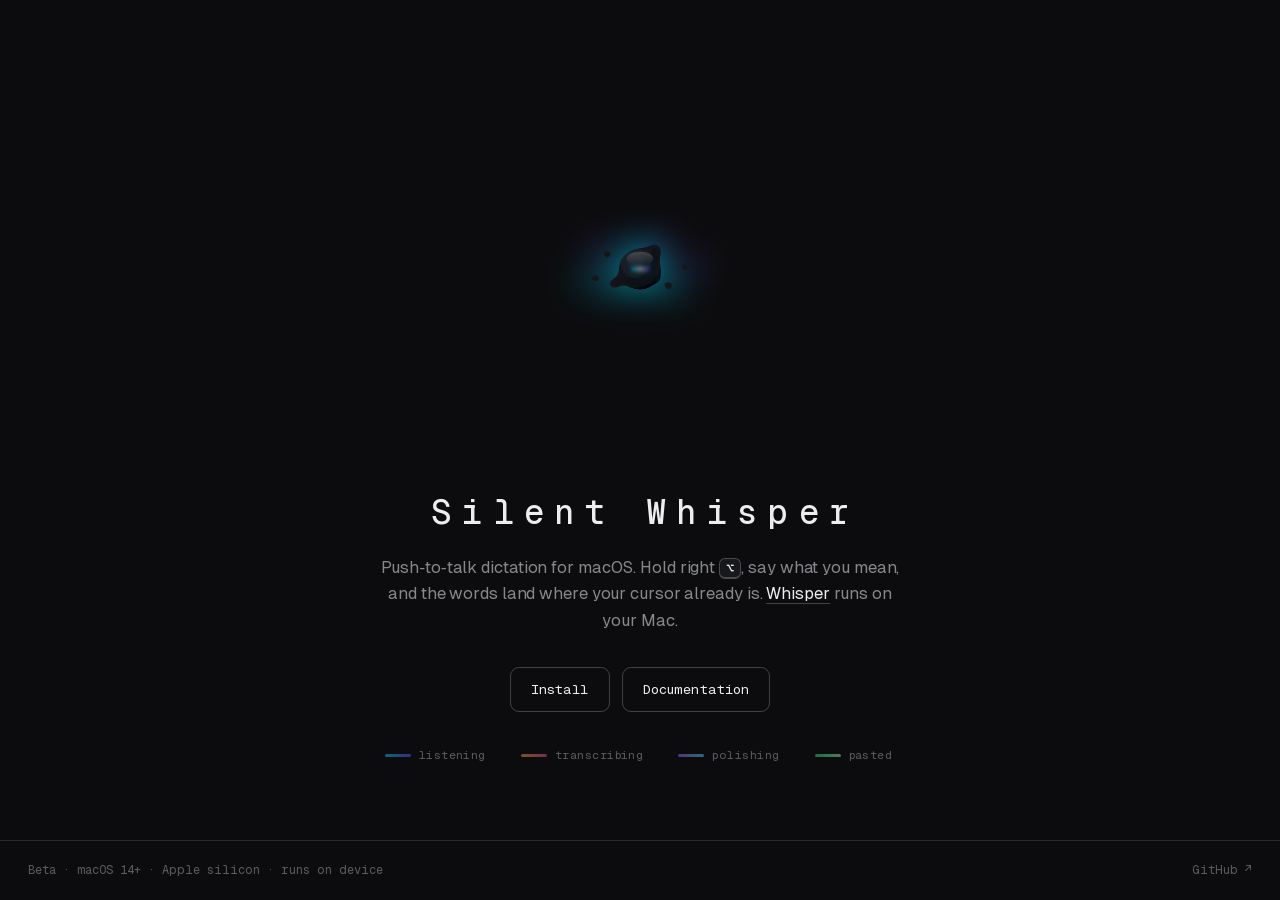
<file: docs/index.html>
<!doctype html>
<html lang="en">
<head>
<meta charset="utf-8">
<meta name="viewport" content="width=device-width, initial-scale=1">
<title>Silent Whisper, push-to-talk dictation for macOS</title>
<meta name="description" content="Hold a key, talk, and the text lands where your cursor already is. Speech to text that runs on your Mac.">
<meta property="og:title" content="Silent Whisper">
<meta property="og:description" content="Push-to-talk dictation for macOS. Runs on your Mac. No account, no subscription.">
<meta name="theme-color" content="#0c0c0e">
<link rel="icon" href="data:image/svg+xml,%3Csvg xmlns='http://www.w3.org/2000/svg' viewBox='0 0 32 32'%3E%3Ccircle cx='16' cy='16' r='11' fill='%2312141a'/%3E%3Crect x='6' y='15' width='20' height='2' rx='1' fill='%2300d8ff'/%3E%3C/svg%3E">
<link rel="stylesheet" href="css/style.css">
</head>
<body class="home">
  <main class="hero">
    <div class="mark" id="mark" role="img" aria-label="The Silent Whisper blob, listening">
      <div class="rig">
        <div class="layer aura">
          <b class="m"></b><b class="s s1"></b><b class="s s2"></b><b class="s s3"></b><b class="s s4"></b><b class="s s5"></b><b class="s s6"></b>
        </div>
        <div class="layer body">
          <b class="m"></b><b class="s s1"></b><b class="s s2"></b><b class="s s3"></b><b class="s s4"></b><b class="s s5"></b><b class="s s6"></b>
        </div>
        <div class="shine"></div>
      </div>
    </div>

    <h1 class="wordmark">Silent Whisper</h1>

    <p class="lede">Push&#8209;to&#8209;talk dictation for macOS. Hold right&nbsp;<span class="kbd">⌥</span>, say what you mean,
      and the words land where your cursor already is. <a href="https://github.com/argmaxinc/WhisperKit">Whisper</a> runs on your Mac.</p>

    <nav class="actions">
      <a class="btn" href="https://github.com/silentwhisperhq/SilentWhisper/releases/latest">Install</a>
      <a class="btn" href="docs.html">Documentation</a>
    </nav>

    <div class="states" id="states">
      <button class="swatch rec"   data-state="rec"><i></i>listening</button>
      <button class="swatch think" data-state="think"><i></i>transcribing</button>
      <button class="swatch ai"    data-state="ai"><i></i>polishing</button>
      <button class="swatch done"  data-state="done"><i></i>pasted</button>
    </div>
  </main>

  <footer class="foot">
    <span>Beta · macOS 14+ · Apple silicon · runs on device</span>
    <a href="https://github.com/silentwhisperhq/SilentWhisper">GitHub ↗</a>
  </footer>

  <svg width="0" height="0" aria-hidden="true">
    <filter id="goo">
      <feGaussianBlur in="SourceGraphic" stdDeviation="6" result="b"/>
      <feColorMatrix in="b" values="1 0 0 0 0  0 1 0 0 0  0 0 1 0 0  0 0 0 26 -12"/>
    </filter>
  </svg>

  <script src="js/blob.js"></script>
</body>
</html>
</file>
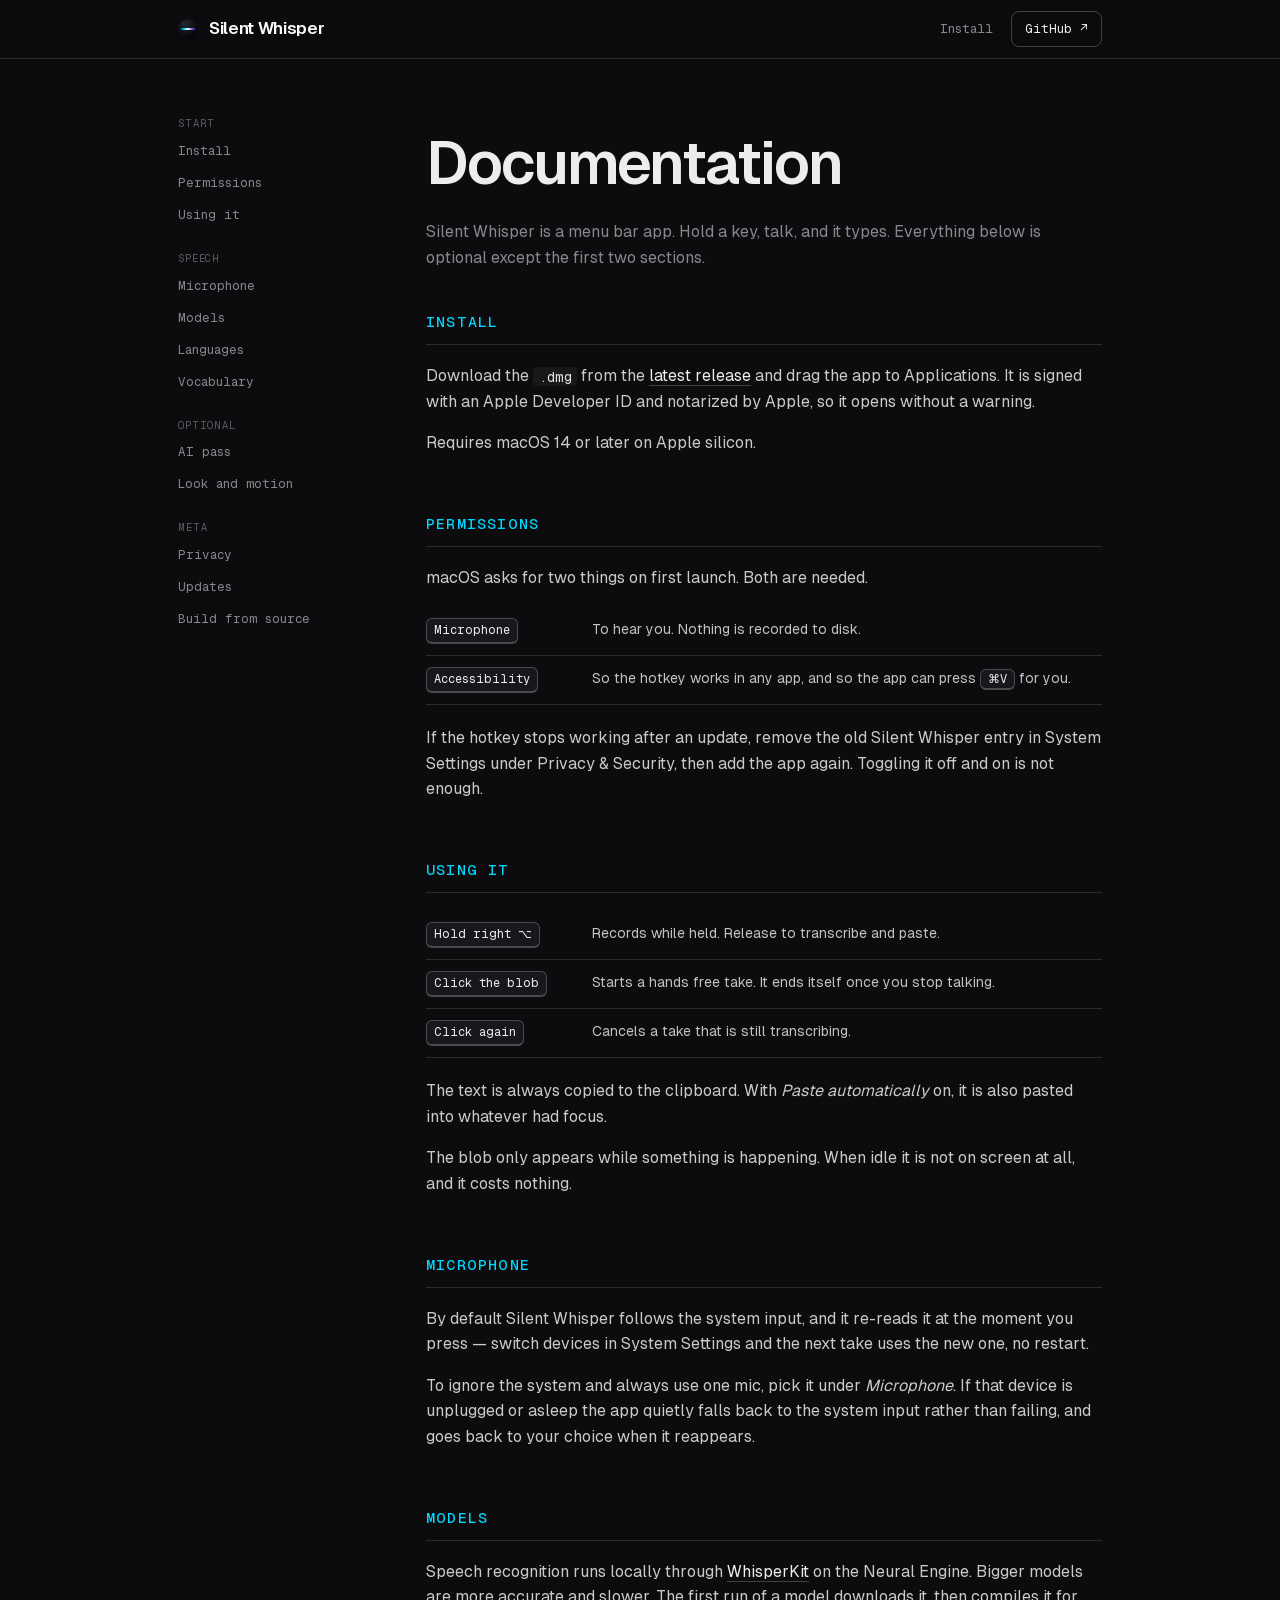
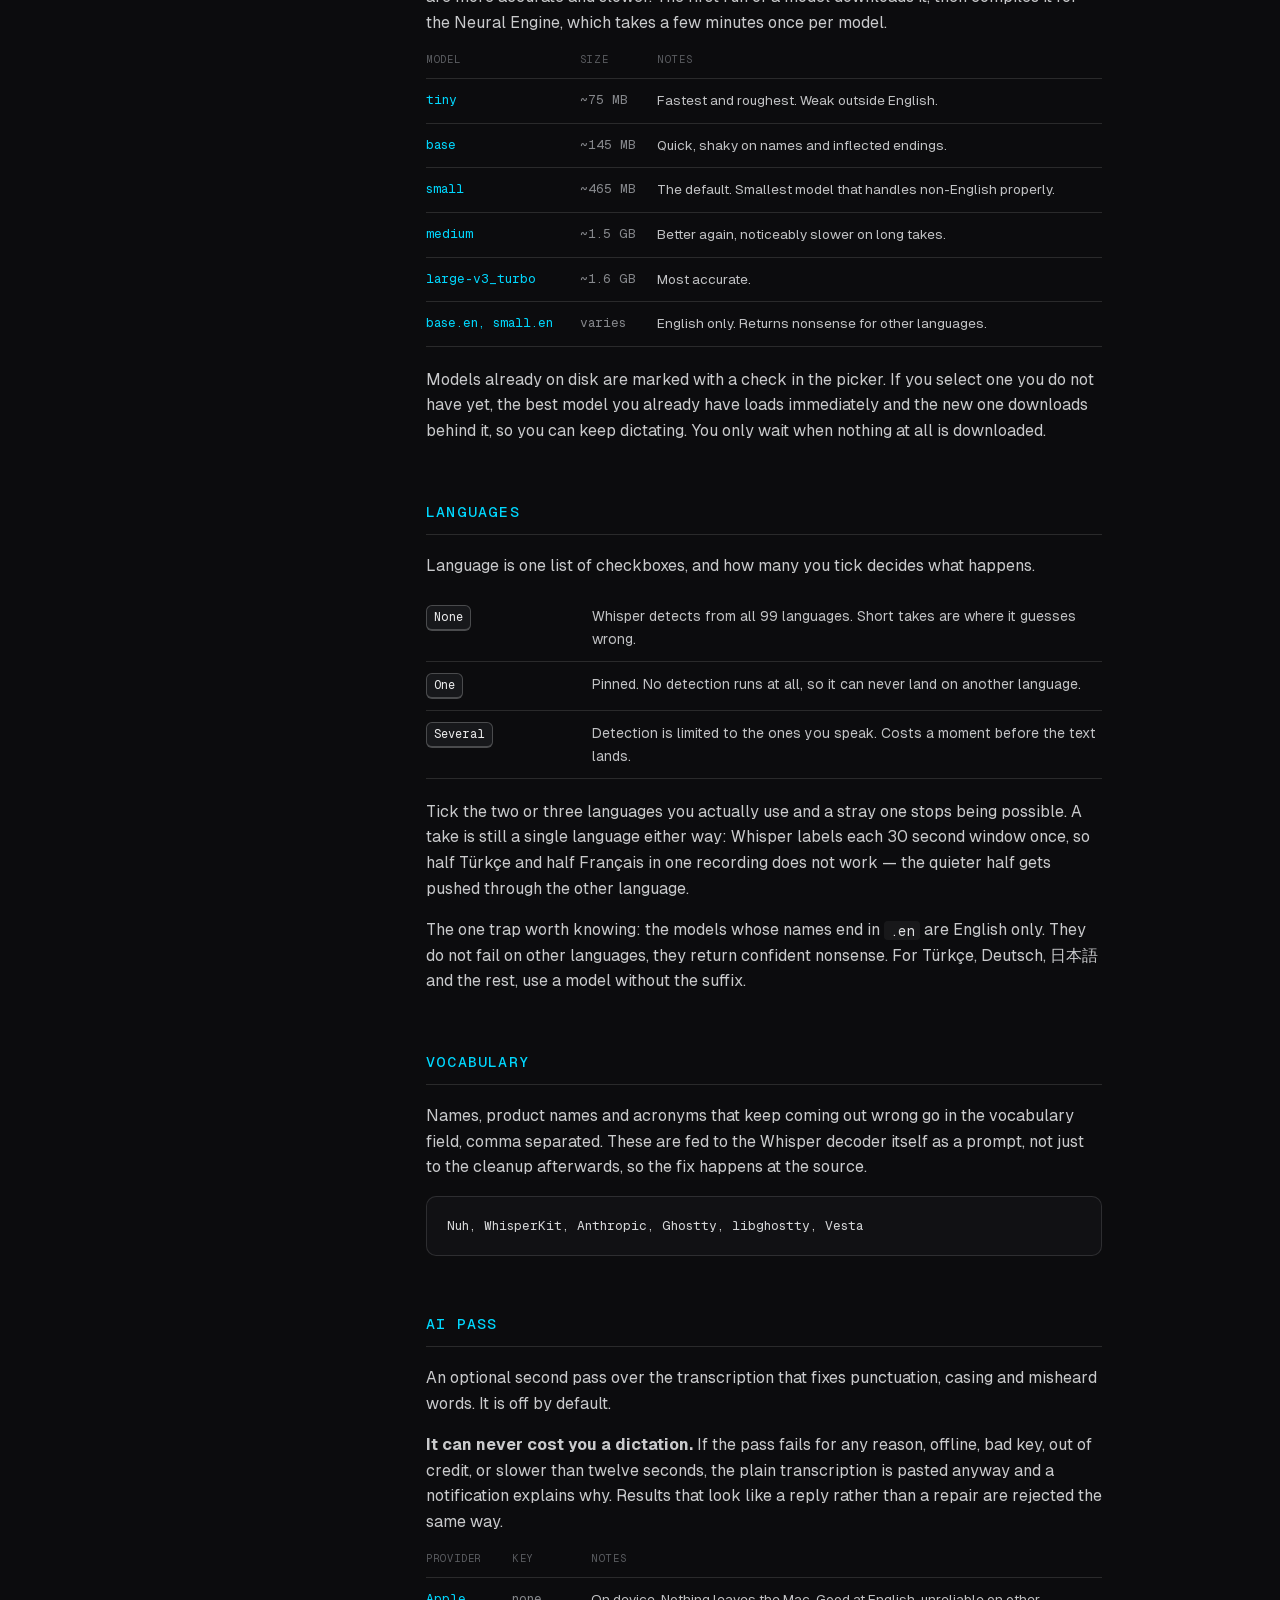
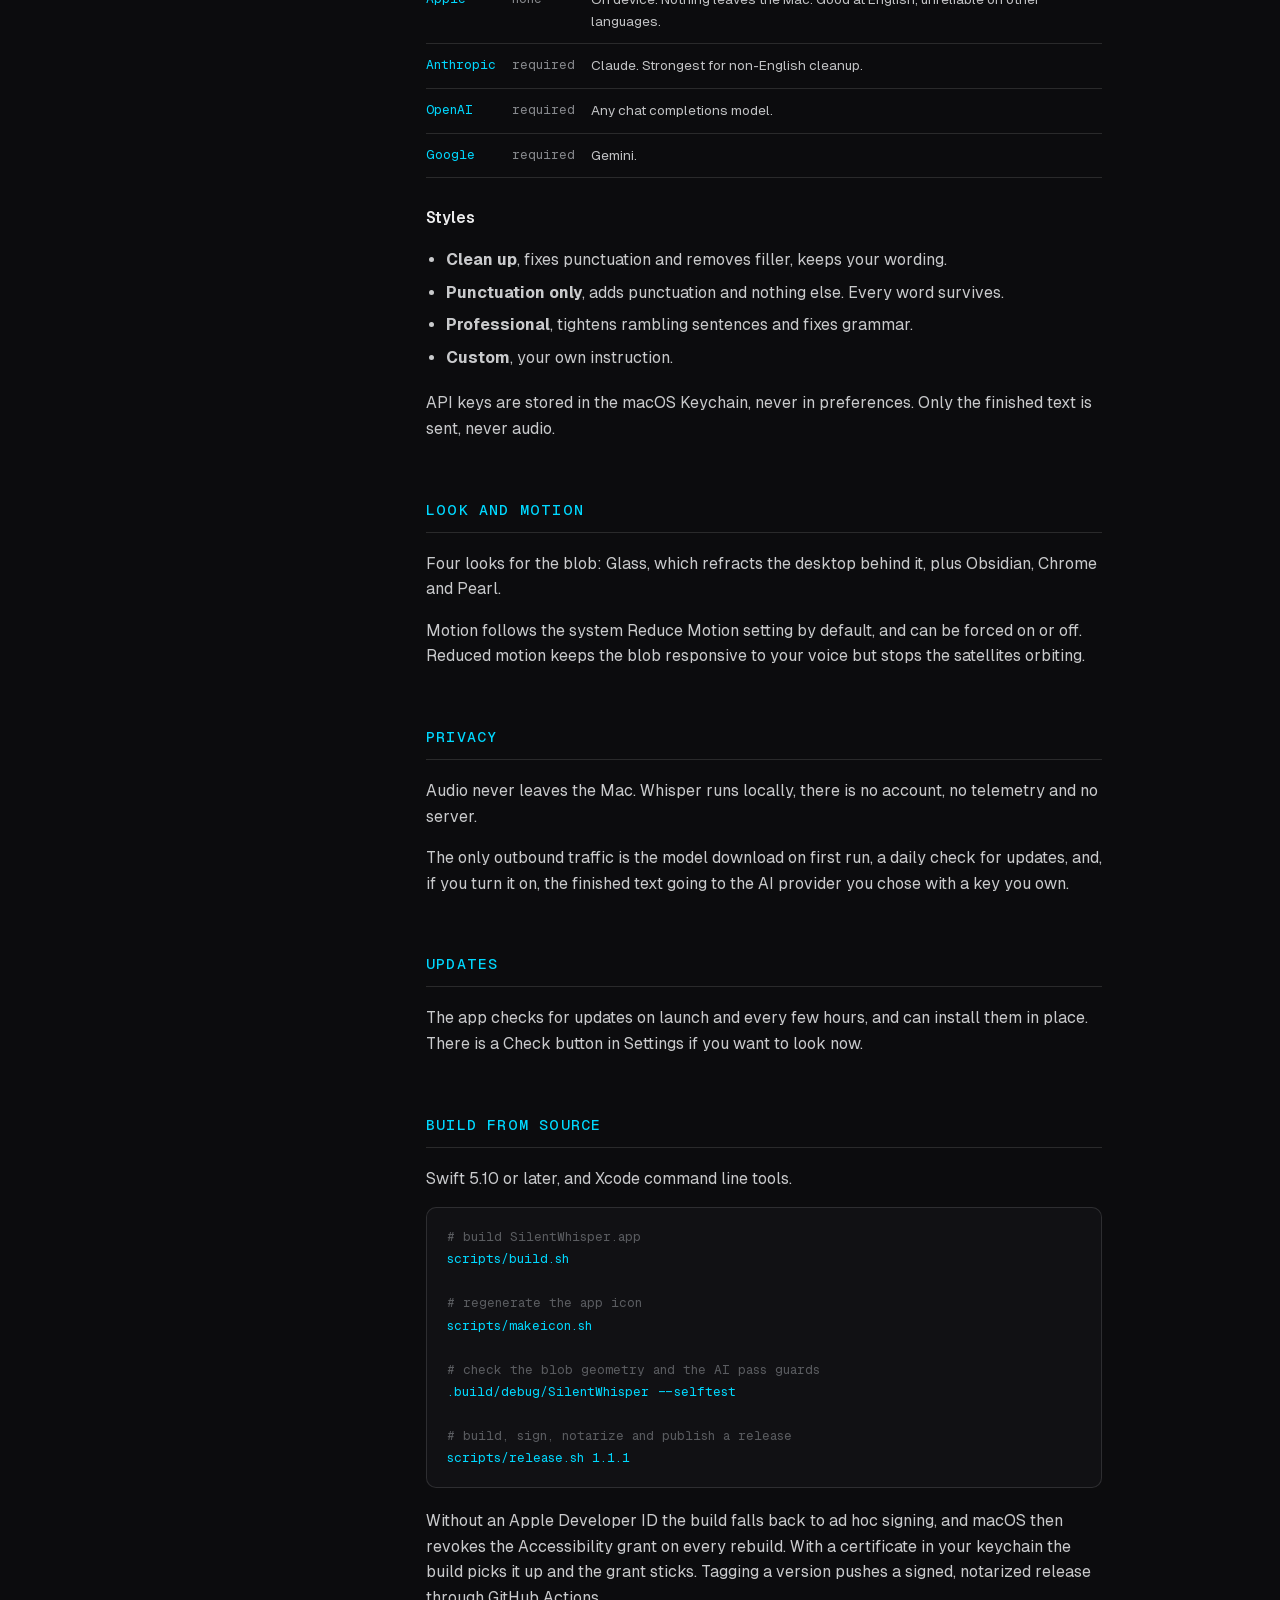
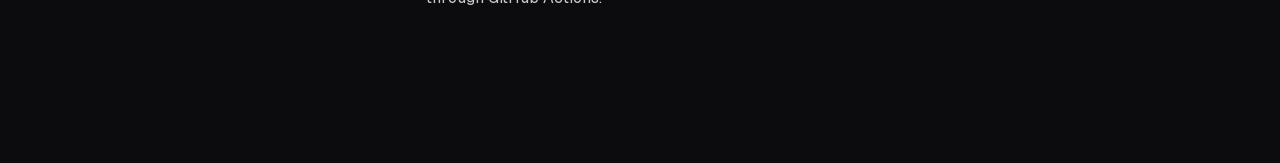
<file: docs/docs.html>
<!doctype html>
<html lang="en">
<head>
<meta charset="utf-8">
<meta name="viewport" content="width=device-width, initial-scale=1">
<title>Documentation · Silent Whisper</title>
<meta name="description" content="Install, permissions, models, languages and the optional AI pass.">
<meta name="theme-color" content="#0c0c0e">
<link rel="icon" href="data:image/svg+xml,%3Csvg xmlns='http://www.w3.org/2000/svg' viewBox='0 0 32 32'%3E%3Ccircle cx='16' cy='16' r='11' fill='%2312141a'/%3E%3Crect x='6' y='15' width='20' height='2' rx='1' fill='%2300d8ff'/%3E%3C/svg%3E">
<link rel="stylesheet" href="css/style.css">
</head>
<body>

<div class="nav">
  <div class="wrap">
    <a class="brand" href="index.html"><span class="dot"></span> Silent Whisper</a>
    <span class="spacer"></span>
    <a class="lnk" href="https://github.com/silentwhisperhq/SilentWhisper/releases/latest">Install</a>
    <a class="ghbtn" href="https://github.com/silentwhisperhq/SilentWhisper">GitHub ↗</a>
  </div>
</div>

<div class="wrap">
  <div class="docs">
    <aside class="toc">
      <span class="grp-t">Start</span>
      <a href="#install">Install</a>
      <a href="#permissions">Permissions</a>
      <a href="#use">Using it</a>
      <span class="grp-t">Speech</span>
      <a href="#microphone">Microphone</a>
      <a href="#models">Models</a>
      <a href="#languages">Languages</a>
      <a href="#vocabulary">Vocabulary</a>
      <span class="grp-t">Optional</span>
      <a href="#ai">AI pass</a>
      <a href="#look">Look and motion</a>
      <span class="grp-t">Meta</span>
      <a href="#privacy">Privacy</a>
      <a href="#updates">Updates</a>
      <a href="#build">Build from source</a>
    </aside>

    <main class="doc">
      <h1>Documentation</h1>
      <p class="sub">Silent Whisper is a menu bar app. Hold a key, talk, and it types.
        Everything below is optional except the first two sections.</p>

      <section id="install">
        <h2>Install</h2>
        <p>Download the <code>.dmg</code> from the
          <a href="https://github.com/silentwhisperhq/SilentWhisper/releases/latest">latest release</a> and drag the app to
          Applications. It is signed with an Apple Developer ID and notarized by Apple, so it opens without a warning.</p>
        <p>Requires macOS 14 or later on Apple silicon.</p>
      </section>

      <section id="permissions">
        <h2>Permissions</h2>
        <p>macOS asks for two things on first launch. Both are needed.</p>
        <div class="keys">
          <div class="row"><span class="ks"><kbd>Microphone</kbd></span><span class="kd">To hear you. Nothing is recorded to disk.</span></div>
          <div class="row"><span class="ks"><kbd>Accessibility</kbd></span><span class="kd">So the hotkey works in any app, and so the app can press <kbd>⌘V</kbd> for you.</span></div>
        </div>
        <p style="margin-top:20px">If the hotkey stops working after an update, remove the old Silent Whisper entry in
          System Settings under Privacy &amp; Security, then add the app again. Toggling it off and on is not enough.</p>
      </section>

      <section id="use">
        <h2>Using it</h2>
        <div class="keys">
          <div class="row"><span class="ks"><kbd>Hold right ⌥</kbd></span><span class="kd">Records while held. Release to transcribe and paste.</span></div>
          <div class="row"><span class="ks"><kbd>Click the blob</kbd></span><span class="kd">Starts a hands free take. It ends itself once you stop talking.</span></div>
          <div class="row"><span class="ks"><kbd>Click again</kbd></span><span class="kd">Cancels a take that is still transcribing.</span></div>
        </div>
        <p style="margin-top:20px">The text is always copied to the clipboard. With <em>Paste automatically</em> on, it is
          also pasted into whatever had focus.</p>
        <p>The blob only appears while something is happening. When idle it is not on screen at all, and it costs nothing.</p>
      </section>

      <section id="microphone">
        <h2>Microphone</h2>
        <p>By default Silent Whisper follows the system input, and it re-reads it at the moment you press — switch
          devices in System Settings and the next take uses the new one, no restart.</p>
        <p>To ignore the system and always use one mic, pick it under <em>Microphone</em>. If that device is
          unplugged or asleep the app quietly falls back to the system input rather than failing, and goes back to
          your choice when it reappears.</p>
      </section>

      <section id="models">
        <h2>Models</h2>
        <p>Speech recognition runs locally through
          <a href="https://github.com/argmaxinc/WhisperKit">WhisperKit</a> on the Neural Engine. Bigger models are more
          accurate and slower. The first run of a model downloads it, then compiles it for the Neural Engine, which takes
          a few minutes once per model.</p>
        <table class="tbl">
          <thead><tr><th>Model</th><th>Size</th><th class="desc">Notes</th></tr></thead>
          <tbody>
            <tr><td class="k">tiny</td><td class="def">~75 MB</td><td class="desc">Fastest and roughest. Weak outside English.</td></tr>
            <tr><td class="k">base</td><td class="def">~145 MB</td><td class="desc">Quick, shaky on names and inflected endings.</td></tr>
            <tr><td class="k">small</td><td class="def">~465 MB</td><td class="desc">The default. Smallest model that handles non-English properly.</td></tr>
            <tr><td class="k">medium</td><td class="def">~1.5 GB</td><td class="desc">Better again, noticeably slower on long takes.</td></tr>
            <tr><td class="k">large-v3_turbo</td><td class="def">~1.6 GB</td><td class="desc">Most accurate.</td></tr>
            <tr><td class="k">base.en, small.en</td><td class="def">varies</td><td class="desc">English only. Returns nonsense for other languages.</td></tr>
          </tbody>
        </table>
        <p style="margin-top:20px">Models already on disk are marked with a check in the picker. If you select one you do
          not have yet, the best model you already have loads immediately and the new one downloads behind it, so you can
          keep dictating. You only wait when nothing at all is downloaded.</p>
      </section>

      <section id="languages">
        <h2>Languages</h2>
        <p>Language is one list of checkboxes, and how many you tick decides what happens.</p>
        <div class="keys">
          <div class="row"><span class="ks"><kbd>None</kbd></span><span class="kd">Whisper detects from all 99 languages. Short takes are where it guesses wrong.</span></div>
          <div class="row"><span class="ks"><kbd>One</kbd></span><span class="kd">Pinned. No detection runs at all, so it can never land on another language.</span></div>
          <div class="row"><span class="ks"><kbd>Several</kbd></span><span class="kd">Detection is limited to the ones you speak. Costs a moment before the text lands.</span></div>
        </div>
        <p style="margin-top:20px">Tick the two or three languages you actually use and a stray one stops being possible.
          A take is still a single language either way: Whisper labels each 30 second window once, so half Türkçe and
          half Français in one recording does not work — the quieter half gets pushed through the other language.</p>
        <p>The one trap worth knowing: the models whose names end in <code>.en</code> are English only. They do not fail
          on other languages, they return confident nonsense. For Türkçe, Deutsch, 日本語 and the rest, use a model
          without the suffix.</p>
      </section>

      <section id="vocabulary">
        <h2>Vocabulary</h2>
        <p>Names, product names and acronyms that keep coming out wrong go in the vocabulary field, comma separated.
          These are fed to the Whisper decoder itself as a prompt, not just to the cleanup afterwards, so the fix happens
          at the source.</p>
        <pre>Nuh, WhisperKit, Anthropic, Ghostty, libghostty, Vesta</pre>
      </section>

      <section id="ai">
        <h2>AI pass</h2>
        <p>An optional second pass over the transcription that fixes punctuation, casing and misheard words. It is off by
          default.</p>
        <p><strong>It can never cost you a dictation.</strong> If the pass fails for any reason, offline, bad key, out of
          credit, or slower than twelve seconds, the plain transcription is pasted anyway and a notification explains
          why. Results that look like a reply rather than a repair are rejected the same way.</p>
        <table class="tbl">
          <thead><tr><th>Provider</th><th>Key</th><th class="desc">Notes</th></tr></thead>
          <tbody>
            <tr><td class="k">Apple</td><td class="def">none</td><td class="desc">On device. Nothing leaves the Mac. Good at English, unreliable on other languages.</td></tr>
            <tr><td class="k">Anthropic</td><td class="def">required</td><td class="desc">Claude. Strongest for non-English cleanup.</td></tr>
            <tr><td class="k">OpenAI</td><td class="def">required</td><td class="desc">Any chat completions model.</td></tr>
            <tr><td class="k">Google</td><td class="def">required</td><td class="desc">Gemini.</td></tr>
          </tbody>
        </table>
        <h3>Styles</h3>
        <ul>
          <li><strong>Clean up</strong>, fixes punctuation and removes filler, keeps your wording.</li>
          <li><strong>Punctuation only</strong>, adds punctuation and nothing else. Every word survives.</li>
          <li><strong>Professional</strong>, tightens rambling sentences and fixes grammar.</li>
          <li><strong>Custom</strong>, your own instruction.</li>
        </ul>
        <p style="margin-top:20px">API keys are stored in the macOS Keychain, never in preferences. Only the finished
          text is sent, never audio.</p>
      </section>

      <section id="look">
        <h2>Look and motion</h2>
        <p>Four looks for the blob: Glass, which refracts the desktop behind it, plus Obsidian, Chrome and Pearl.</p>
        <p>Motion follows the system Reduce Motion setting by default, and can be forced on or off. Reduced motion keeps
          the blob responsive to your voice but stops the satellites orbiting.</p>
      </section>

      <section id="privacy">
        <h2>Privacy</h2>
        <p>Audio never leaves the Mac. Whisper runs locally, there is no account, no telemetry and no server.</p>
        <p>The only outbound traffic is the model download on first run, a daily check for updates, and, if you turn it
          on, the finished text going to the AI provider you chose with a key you own.</p>
      </section>

      <section id="updates">
        <h2>Updates</h2>
        <p>The app checks for updates on launch and every few hours, and can install them in place. There is a Check
          button in Settings if you want to look now.</p>
      </section>

      <section id="build">
        <h2>Build from source</h2>
        <p>Swift 5.10 or later, and Xcode command line tools.</p>
        <pre><span class="c"># build SilentWhisper.app</span>
<span class="a">scripts/build.sh</span>

<span class="c"># regenerate the app icon</span>
<span class="a">scripts/makeicon.sh</span>

<span class="c"># check the blob geometry and the AI pass guards</span>
<span class="a">.build/debug/SilentWhisper --selftest</span>

<span class="c"># build, sign, notarize and publish a release</span>
<span class="a">scripts/release.sh 1.1.1</span></pre>
        <p style="margin-top:20px">Without an Apple Developer ID the build falls back to ad hoc signing, and macOS then
          revokes the Accessibility grant on every rebuild. With a certificate in your keychain the build picks it up and
          the grant sticks. Tagging a version pushes a signed, notarized release through GitHub Actions.</p>
      </section>
    </main>
  </div>
</div>

<script>
// Highlight the section currently in view in the table of contents.
var links = [].slice.call(document.querySelectorAll(".toc a"));
var seen = new Map();
new IntersectionObserver(function (entries) {
  entries.forEach(function (e) { seen.set(e.target.id, e.isIntersecting); });
  var current = links.find(function (a) { return seen.get(a.getAttribute("href").slice(1)); });
  links.forEach(function (a) { a.classList.toggle("on", a === current); });
}, { rootMargin: "-84px 0px -70% 0px" }).observe
  && document.querySelectorAll(".doc section").forEach(function (s) {
    new IntersectionObserver(function (entries) {
      entries.forEach(function (e) { seen.set(e.target.id, e.isIntersecting); });
      var current = links.find(function (a) { return seen.get(a.getAttribute("href").slice(1)); });
      links.forEach(function (a) { a.classList.toggle("on", a === current); });
    }, { rootMargin: "-84px 0px -70% 0px" }).observe(s);
  });
</script>
</body>
</html>
</file>
<file: docs/css/style.css>
/* Silent Whisper. Plain, single-screen. Near-black, one mark, one line, two buttons.
   The mark is the app's own blob, rebuilt from the same geometry the Swift draws:
   a core plus six satellites, blurred and alpha-thresholded so they melt together. */

@font-face{ font-family:"Geist"; src:url("../fonts/Geist-Variable.woff2") format("woff2-variations");
  font-weight:100 900; font-display:swap; }
@font-face{ font-family:"Geist Mono"; src:url("../fonts/GeistMono-Variable.woff2") format("woff2-variations");
  font-weight:100 900; font-display:swap; }

:root{
  --bg:#0c0c0e;
  --fg:#ededee;
  --muted:#86888c;
  --faint:#5a5c60;
  --line:rgba(255,255,255,.12);
  --line-2:rgba(255,255,255,.22);
  --accent:#00d8ff;
  --accent-2:#6a5cff;
  --mono:"Geist Mono", ui-monospace, SFMono-Regular, Menlo, monospace;
  --sans:"Geist", -apple-system, BlinkMacSystemFont, system-ui, sans-serif;
}

*{ box-sizing:border-box; }
html{ -webkit-font-smoothing:antialiased; text-rendering:optimizeLegibility; }
body{
  margin:0; background:var(--bg); color:var(--fg);
  font-family:var(--sans); font-size:16px; line-height:1.6;
}
a{ color:inherit; text-decoration:none; }
a:hover{ color:var(--accent); }

/* ───────────────── Home (single screen) ───────────────── */
.home{ display:flex; flex-direction:column; min-height:100dvh; }
.hero{
  flex:1; display:flex; flex-direction:column; align-items:center; justify-content:center;
  text-align:center; gap:26px; padding:64px 24px;
}

/* Mono, uppercase, widely tracked: the same voice the app uses for its own state
   labels. Each letter carries the seam gradient and lights up under the cursor. */
.wordmark{
  font-family:var(--mono); font-weight:500;
  font-size:clamp(19px, 3.1vw, 34px); letter-spacing:.30em; text-indent:.30em;
  margin:0; line-height:1; white-space:nowrap; cursor:default;
  display:flex; justify-content:center;
}
.wordmark span{
  color:#f2f3f5;
  transition:color .2s ease, text-shadow .2s ease, transform .2s cubic-bezier(.2,.9,.3,1);
}
.wordmark span.sp{ width:.62em; }
.wordmark span:hover{
  color:var(--accent); text-shadow:0 0 22px rgba(0,216,255,.55); transform:translateY(-2px);
}
.lede{
  max-width:48ch; margin:0; color:var(--muted);
  font-size:clamp(14.5px,1.9vw,16.5px); line-height:1.62; letter-spacing:-.006em;
}
.lede a{ color:var(--fg); border-bottom:1px solid var(--line-2); }
.lede a:hover{ color:var(--accent); border-color:var(--accent); }
.kbd{
  font-family:var(--mono); font-size:.85em; color:var(--fg);
  background:#17181b; border:1px solid var(--line-2); border-bottom-width:2px;
  border-radius:6px; padding:1px 6px;
}

.actions{ display:flex; gap:12px; flex-wrap:wrap; justify-content:center; margin-top:6px; }
.btn{
  font-family:var(--mono); font-size:13.5px; letter-spacing:.01em;
  color:var(--fg); padding:11px 20px; border:1px solid var(--line-2); border-radius:9px;
  transition:border-color .18s ease, color .18s ease, background .18s ease;
}
.btn:hover{ border-color:var(--accent); color:var(--accent); background:rgba(0,216,255,.05); }

/* The state palette, shown rather than hidden behind a click. The active one lights up
   as the blob cycles; clicking a swatch jumps the blob straight to that state. */
.states{ display:flex; gap:10px; flex-wrap:wrap; justify-content:center; margin-top:2px; }
.swatch{
  display:flex; align-items:center; gap:8px; cursor:pointer;
  font-family:var(--mono); font-size:11.5px; letter-spacing:.04em;
  color:var(--faint); padding:7px 13px 7px 10px; border-radius:999px;
  border:1px solid transparent; background:none;
  transition:color .25s ease, border-color .25s ease, background .25s ease;
}
.swatch i{ width:26px; height:3px; border-radius:9px; display:block; opacity:.45; transition:opacity .25s ease, box-shadow .25s ease; }
.swatch:hover{ color:var(--muted); }
.swatch[aria-current="true"]{ color:var(--fg); border-color:var(--line); background:rgba(255,255,255,.035); }
.swatch[aria-current="true"] i{ opacity:1; box-shadow:0 0 14px currentColor; }
.swatch.rec   i{ background:linear-gradient(90deg,#00d8ff,#6a5cff); color:#00d8ff; }
.swatch.think i{ background:linear-gradient(90deg,#ffb03a,#ff4fa3); color:#ffb03a; }
.swatch.ai    i{ background:linear-gradient(90deg,#a06bff,#54e0ff); color:#a06bff; }
.swatch.done  i{ background:linear-gradient(90deg,#3ce87a,#9fffc4); color:#3ce87a; }

.foot{
  display:flex; justify-content:space-between; gap:16px; flex-wrap:wrap;
  padding:20px 28px; font-family:var(--mono); font-size:12px; color:var(--faint);
  border-top:1px solid var(--line);
}
.foot a:hover{ color:var(--accent); }

/* ───────────────── The mark (the app's blob, same algorithm) ───────────────── */
.mark{
  width:min(680px, 94vw); height:min(400px, 56vw); position:relative; cursor:pointer;
  display:grid; place-items:center; --amp:0;
  /* the halo already glows; a drop-shadow would double it */
}
/* the rig is authored at 220x120 like the app's panel, then scaled up as one piece */
.rig{ position:relative; width:220px; height:120px;
  transform:scale(clamp(1.5, 2.6vw + 0.9, 3.1)); }
.layer{ position:absolute; inset:0; }
.layer b{
  position:absolute; left:50%; top:50%; display:block; border-radius:50%;
  transition:width .5s cubic-bezier(.2,.9,.3,1), height .5s cubic-bezier(.2,.9,.3,1),
             margin .5s cubic-bezier(.2,.9,.3,1);
}

/* state language, lifted from PillState in the Swift */
[data-state=idle]  { --c1:#8a93a5; --c2:#5c6474; --lift:.26; --spd:1;   }
[data-state=rec]   { --c1:#00d8ff; --c2:#6a5cff; --lift:1;   --spd:1;   }
[data-state=think] { --c1:#ffb03a; --c2:#ff4fa3; --lift:.9;  --spd:.34; }
[data-state=ai]    { --c1:#a06bff; --c2:#54e0ff; --lift:.95; --spd:.34; }
[data-state=done]  { --c1:#3ce87a; --c2:#9fffc4; --lift:.75; --spd:1.6; }

.aura{
  filter:blur(15px); opacity:calc(var(--lift) * (.55 + .45 * var(--amp)));
  transform:scale(calc(1.14 + .14 * var(--amp)));
}
.aura b{ background:var(--c1); }
.aura b:nth-child(even){ background:var(--c2); }

/* the goo: blur + alpha threshold, so neighbours melt instead of overlapping */
.body{ filter:url(#goo); }
.body b{ background:radial-gradient(circle at 34% 26%, #23262f, #05060a 72%); }

.m{ width:20px; height:20px; margin:-10px 0 0 -10px; transform:scale(calc(.92 + .3 * var(--amp))); }
[data-state=rec]   .m, [data-state=rec]   .shine{ width:44px; height:44px; margin:-22px 0 0 -22px; }
[data-state=think] .m, [data-state=think] .shine{ width:36px; height:36px; margin:-18px 0 0 -18px; }
[data-state=ai]    .m, [data-state=ai]    .shine{ width:34px; height:34px; margin:-17px 0 0 -17px; }
[data-state=done]  .m, [data-state=done]  .shine{ width:30px; height:30px; margin:-15px 0 0 -15px; }

/* gloss and seam stay outside the goo so they keep crisp edges */
.shine{
  position:absolute; left:50%; top:50%; pointer-events:none;
  width:20px; height:20px; margin:-10px 0 0 -10px; border-radius:50%;
  transform:scale(calc(.92 + .3 * var(--amp)));
  transition:width .5s cubic-bezier(.2,.9,.3,1), height .5s cubic-bezier(.2,.9,.3,1),
             margin .5s cubic-bezier(.2,.9,.3,1);
}
.shine::before{
  content:""; position:absolute; left:6%; right:6%; top:50%; height:3px;
  transform:translateY(-50%) scaleX(calc(.55 + .5 * var(--amp)));
  border-radius:999px; filter:blur(2.2px);
  opacity:calc(var(--lift) * (.6 + .4 * var(--amp)));
  background:linear-gradient(90deg, transparent, var(--c1) 20%, #fff 50%, var(--c2) 80%, transparent);
  box-shadow:0 0 18px color-mix(in srgb, var(--c1) 80%, transparent);
}
.shine::after{
  content:""; position:absolute; inset:8% 18% 58%; border-radius:50%;
  background:linear-gradient(180deg, rgba(255,255,255,.19), transparent);
}

.s{ width:0; height:0; margin:0; }
[data-state=rec] .s, [data-state=think] .s, [data-state=ai] .s, [data-state=done] .s{ width:14px; height:14px; }
/* resting offsets and periods, one per satellite, matching the Swift table */
.s1{ margin:-22px 0 0 -40px; animation:swarm calc(2.4s * var(--spd)) ease-in-out infinite; }
.s2{ margin:8px 0 0 -33px;   animation:swarm calc(3.1s * var(--spd)) ease-in-out infinite .3s; }
.s3{ margin:-27px 0 0 9px;   animation:swarm calc(2.7s * var(--spd)) ease-in-out infinite .6s; }
.s4{ margin:10px 0 0 22px;   animation:swarm calc(3.6s * var(--spd)) ease-in-out infinite .9s; }
.s5{ margin:-9px 0 0 38px;   animation:swarm calc(2.9s * var(--spd)) ease-in-out infinite 1.2s; }
.s6{ margin:2px 0 0 -52px;   animation:swarm calc(3.3s * var(--spd)) ease-in-out infinite 1.5s; }
@keyframes swarm{
  0%,100%{ transform:scale(calc(.35 + .5 * var(--amp))) translate(0,0); }
  50%    { transform:scale(calc(.8 + .85 * var(--amp))) translate(-7px,5px); }
}

/* ───────────────── Docs ───────────────── */
.wrap{ max-width:980px; margin:0 auto; padding:0 28px; }

.nav{ border-bottom:1px solid var(--line); position:sticky; top:0; background:rgba(12,12,14,.86); backdrop-filter:saturate(140%) blur(8px); z-index:5; }
.nav .wrap{ display:flex; align-items:center; gap:18px; height:58px; }
.brand{ display:flex; align-items:center; gap:11px; font-size:17px; font-weight:600; letter-spacing:-.02em; color:#fafafa; }
.brand .dot{ width:20px; height:20px; border-radius:50%; position:relative; flex:none;
  background:radial-gradient(circle at 34% 26%, #23262f, #05060a 72%); }
.brand .dot::after{ content:""; position:absolute; left:8%; right:8%; top:50%; height:2px;
  transform:translateY(-50%); border-radius:9px; filter:blur(.5px);
  background:linear-gradient(90deg, transparent, var(--accent), #fff, var(--accent-2), transparent); }
.nav .spacer{ flex:1; }
.nav .lnk{ font-family:var(--mono); font-size:13px; color:var(--muted); }
.nav .lnk:hover{ color:var(--accent); }
.nav .ghbtn{ font-family:var(--mono); font-size:12.5px; color:var(--fg); border:1px solid var(--line-2); padding:7px 13px; border-radius:8px; }
.nav .ghbtn:hover{ border-color:var(--accent); color:var(--accent); }

.docs{ display:grid; grid-template-columns:200px 1fr; gap:48px; padding:56px 0 96px; align-items:start; }
.toc{ position:sticky; top:90px; font-family:var(--mono); font-size:12.5px; display:flex; flex-direction:column; gap:6px; }
.toc a{ color:var(--muted); padding:3px 0; }
.toc a:hover, .toc a.on{ color:var(--accent); }
.toc .grp-t{ color:var(--faint); text-transform:uppercase; letter-spacing:.08em; font-size:10.5px; margin-top:16px; }
.toc .grp-t:first-child{ margin-top:0; }

.doc{ min-width:0; }
.doc h1{ font-weight:600; letter-spacing:-.035em; font-size:clamp(40px,7vw,60px); margin:0 0 8px; }
.doc .sub{ color:var(--muted); max-width:62ch; margin:0 0 40px; }
.doc section{ margin-bottom:56px; scroll-margin-top:84px; }
.doc h2{ font-size:15px; font-family:var(--mono); font-weight:500; text-transform:uppercase; letter-spacing:.08em; color:var(--accent); border-bottom:1px solid var(--line); padding-bottom:10px; margin:0 0 18px; }
.doc h3{ font-size:15.5px; font-weight:600; margin:28px 0 8px; }
.doc p{ color:#c9cacc; max-width:68ch; }
.doc p a{ color:var(--fg); border-bottom:1px solid var(--line-2); }
.doc p a:hover{ color:var(--accent); border-color:var(--accent); }
.doc ul{ color:#c9cacc; max-width:68ch; padding-left:20px; }
.doc li{ margin:7px 0; }

.tbl{ width:100%; border-collapse:collapse; font-family:var(--mono); font-size:13px; }
.tbl th{ text-align:left; color:var(--faint); font-weight:400; text-transform:uppercase; letter-spacing:.06em; font-size:10.5px; padding:0 16px 10px 0; border-bottom:1px solid var(--line); }
.tbl td{ padding:11px 16px 11px 0; border-bottom:1px solid var(--line); vertical-align:top; }
.tbl td.k{ color:var(--accent); overflow-wrap:break-word; }
.tbl td.def{ color:var(--muted); white-space:nowrap; }
.tbl td.desc{ color:#c1c2c4; font-family:var(--sans); font-size:13.5px; }

code{ font-family:var(--mono); font-size:.88em; color:#dfe0e2; background:rgba(255,255,255,.05); padding:.12em .4em; border-radius:4px; }
pre{ font-family:var(--mono); font-size:13px; line-height:1.7; color:#d6d7d9; background:#111114; border:1px solid var(--line); border-radius:10px; padding:18px 20px; white-space:pre-wrap; overflow-wrap:break-word; }
pre .c{ color:var(--faint); }
pre .a{ color:var(--accent); }

kbd{ font-family:var(--mono); font-size:12px; color:var(--fg); background:#17181b; border:1px solid var(--line-2); border-bottom-width:2px; border-radius:6px; padding:2px 7px; }
.keys{ display:flex; flex-direction:column; gap:0; }
.keys .row{ display:flex; gap:16px; align-items:baseline; padding:11px 0; border-bottom:1px solid var(--line); }
.keys .ks{ min-width:150px; display:flex; gap:5px; flex-wrap:wrap; }
.keys .kd{ color:#c1c2c4; font-size:14px; }

@media (max-width:760px){
  .docs{ grid-template-columns:1fr; gap:0; }
  .toc{ display:none; }
}
@media (prefers-reduced-motion:reduce){
  *{ transition:none !important; }
  .s1,.s2,.s3,.s4,.s5,.s6{ animation:none; }
}
</file>
